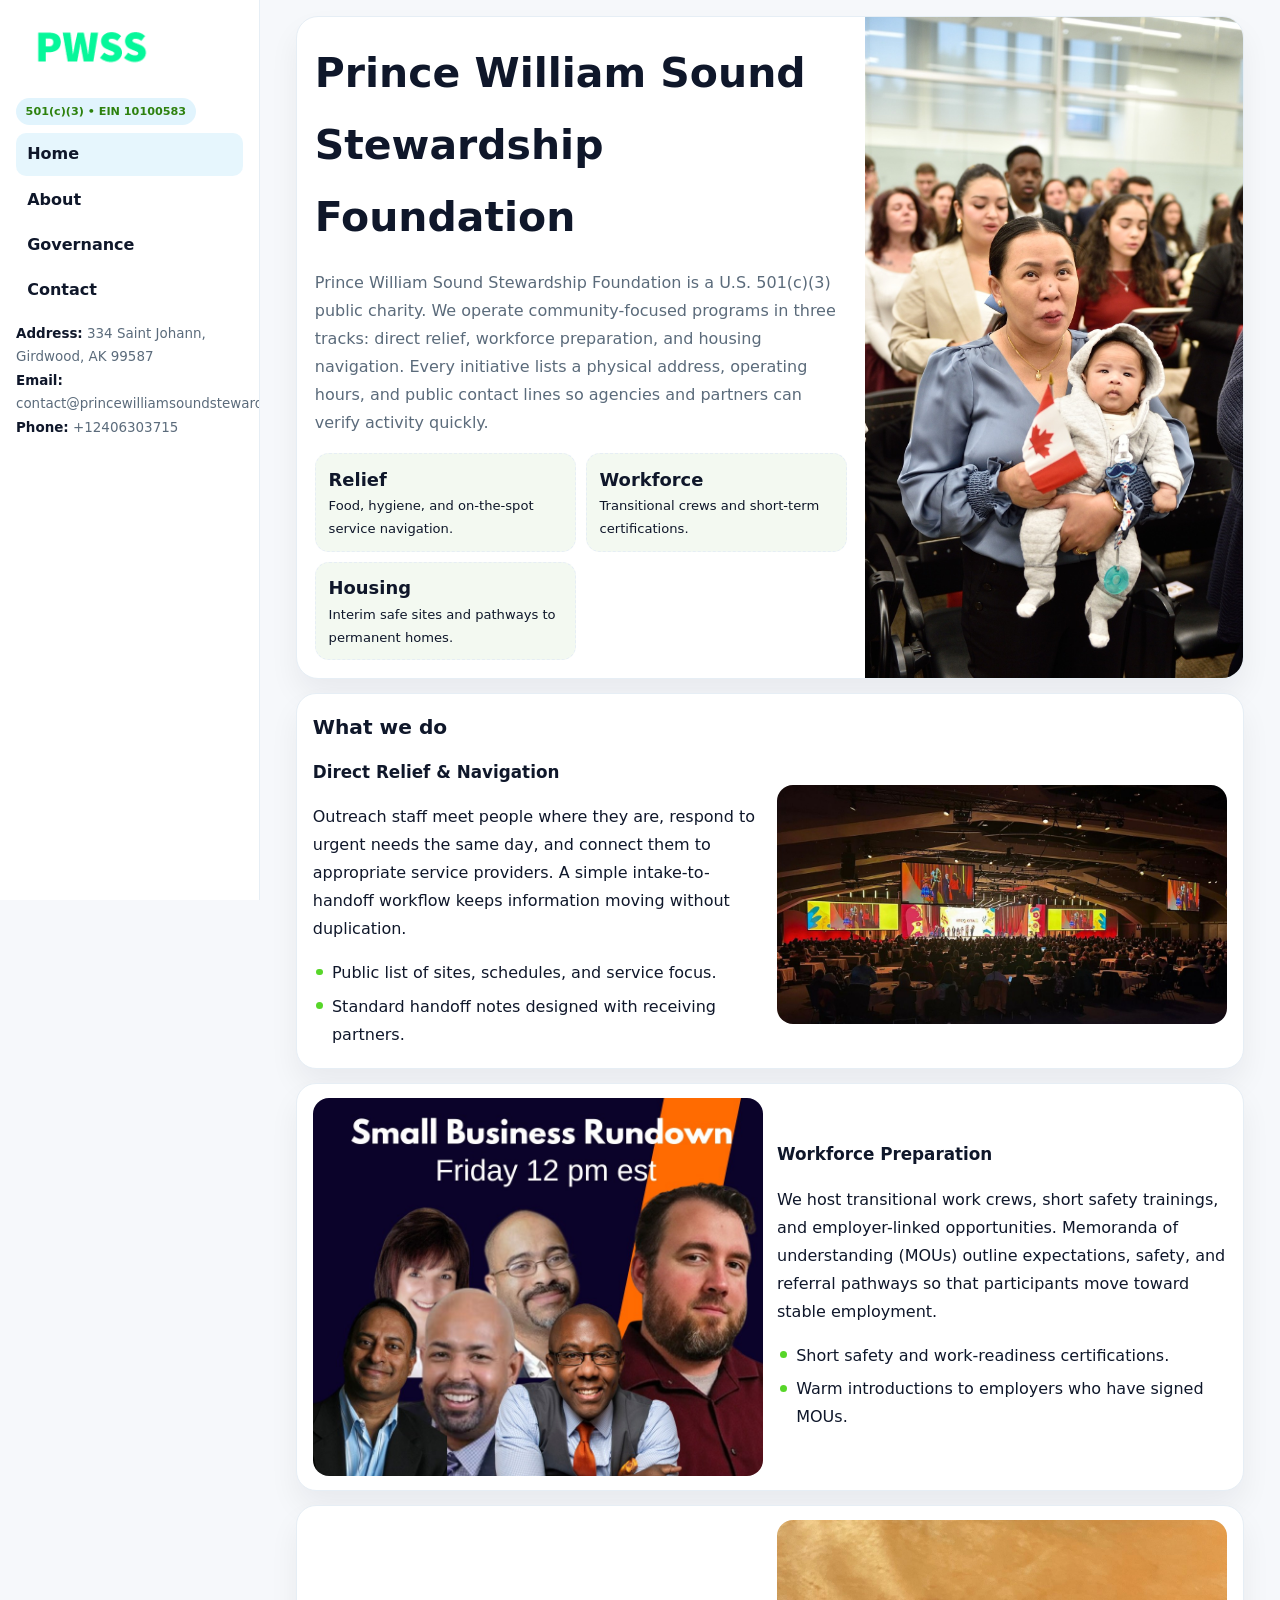
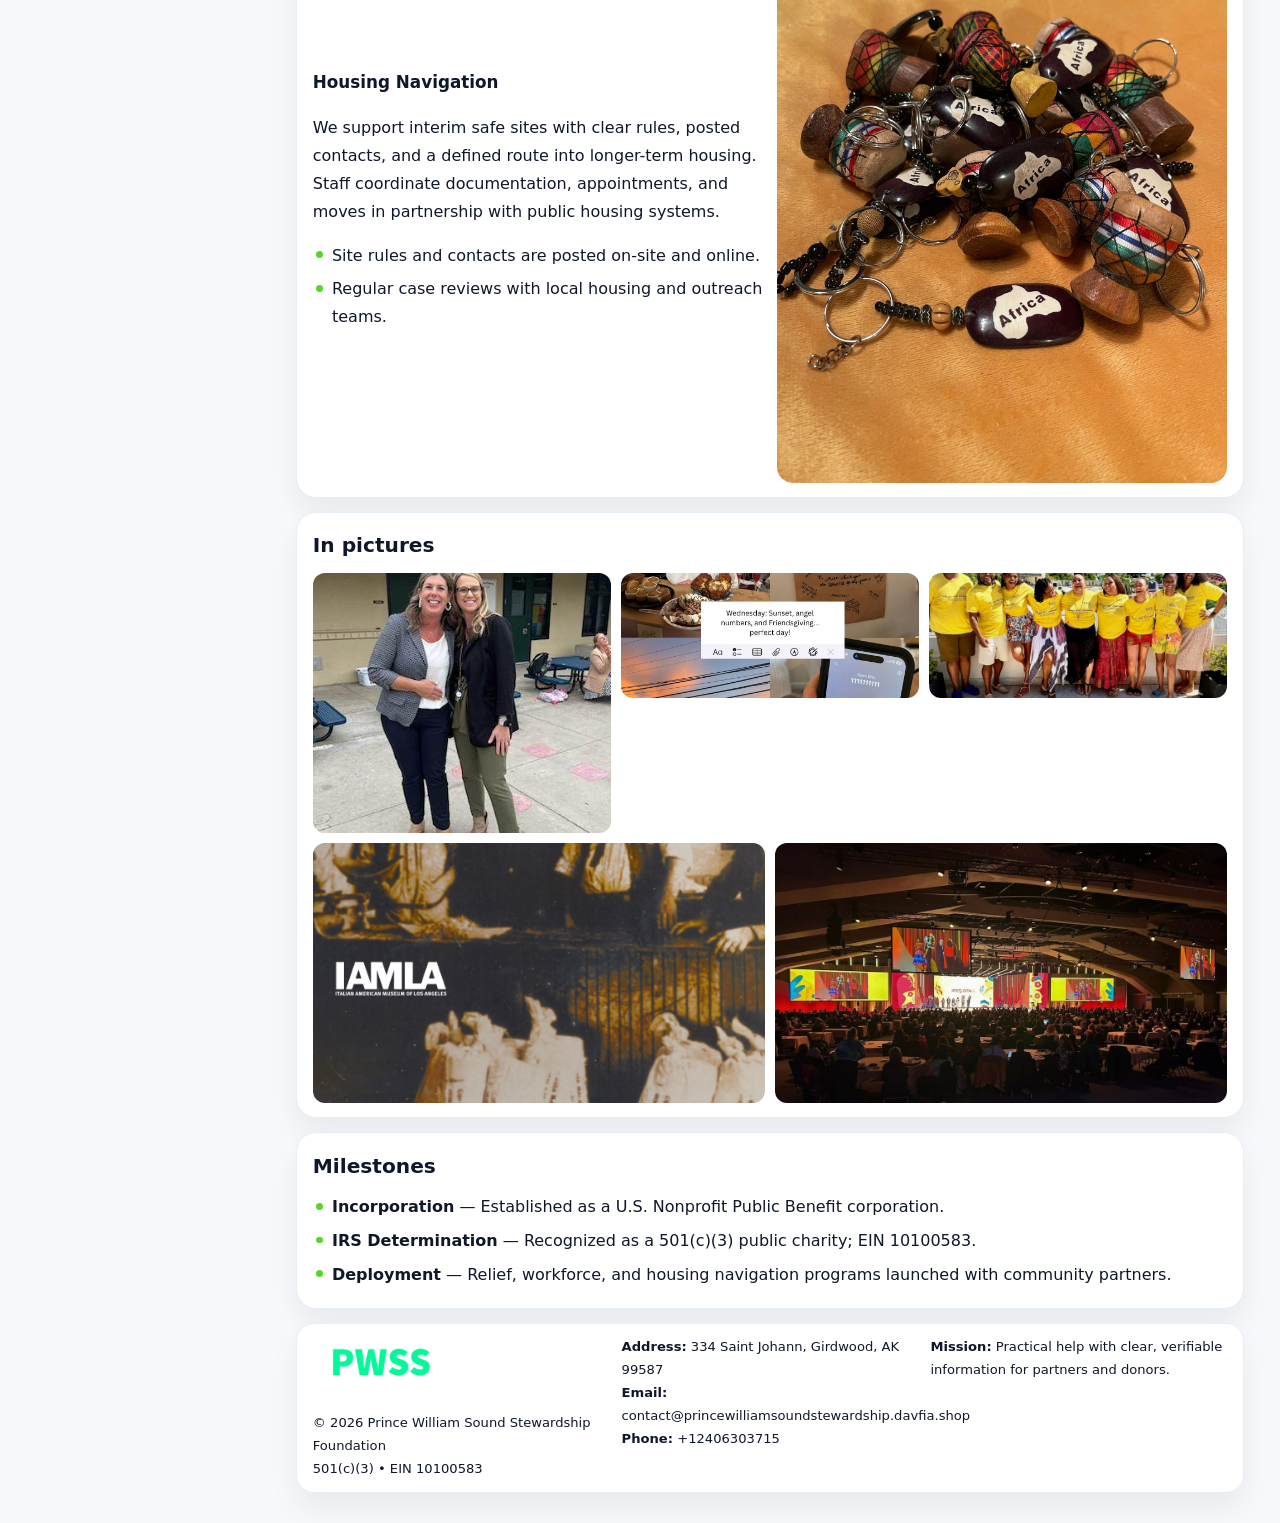
<file: index.html>
<!doctype html><html lang="en"><head>
<meta charset="utf-8">
<meta name="viewport" content="width=device-width,initial-scale=1">
<title>Prince William Sound Stewardship Foundation – Nonprofit • 2025</title>
<link rel="stylesheet" href="assets/styles.css">
<link rel="icon" href="images/logo.png">
<meta name="data-ein" content="10100583">
<meta name="data-name" content="Prince William Sound Stewardship Foundation">
  <meta name="description" content="Our nonprofit strengthens the community with programs focused on community services, education, and direct relief.">
<meta name="facebook-domain-verification" content="t903fqdg19y3qobfkov3qcimb0gieb" />
</head>
<body>
<div style="position:absolute;left:-9999px;top:-9999px;opacity:0" data-uniq="{{UNIQUE_BLOB}}">
  <span>Our nonprofit strengthens the community with programs focused on community services, education, and direct relief.</span><svg width="12" height="12" viewBox="0 0 12 12" xmlns="http://www.w3.org/2000/svg"><circle cx="6" cy="6" r="5" fill="#9d174d"/></svg><img src="images/relief.jpg" width="1" height="1" alt="" loading="lazy"/>
</div>

<div class="layout">
  <aside class="aside">
    <div class="logo">
      <a href="index.html"><img src="images/logo.png" alt="Logo"></a>
    </div>
    <div class="tag">501(c)(3) • EIN 10100583</div>
    <nav class="c386a855f15" style="margin-top:8px">
      <a class="active" href="index.html">Home</a>
      <a href="about.html">About</a>
      <a href="governance.html">Governance</a>
      <a href="contact.html">Contact</a>
    </nav>
    <div class="meta">
      <div><strong>Address:</strong> 334 Saint Johann,
Girdwood, AK 99587</div>
      <div><strong>Email:</strong> contact@princewilliamsoundstewardship.davfia.shop</div>
      <div><strong>Phone:</strong> +12406303715</div>
    </div>
  </aside>

  <main>
    <div class="container">

      <!-- HERO -->
      <section class="c13d50b83a3">
        <div class="hero-grid">
          <div class="cae85bd02da">
            <h1>Prince William Sound Stewardship Foundation</h1>
            <p>Prince William Sound Stewardship Foundation is a U.S. 501(c)(3) public charity. We operate community-focused programs in three tracks: direct relief, workforce preparation, and housing navigation. Every initiative lists a physical address, operating hours, and public contact lines so agencies and partners can verify activity quickly.</p>
            <div class="stats">
              <div class="stat">
                <b>Relief</b>
                <div class="small">Food, hygiene, and on-the-spot service navigation.</div>
              </div>
              <div class="stat">
                <b>Workforce</b>
                <div class="small">Transitional crews and short-term certifications.</div>
              </div>
              <div class="stat">
                <b>Housing</b>
                <div class="small">Interim safe sites and pathways to permanent homes.</div>
              </div>
            </div>
          </div>
          <img src="images/hero.jpg" alt="Program overview">
        </div>
      </section>

      <!-- WHAT WE DO -->
      <section class="section panel">
        <h2>What we do</h2>
        <div class="z">
          <div>
            <h3>Direct Relief & Navigation</h3>
            <p>Outreach staff meet people where they are, respond to urgent needs the same day, and connect them to appropriate service providers. A simple intake-to-handoff workflow keeps information moving without duplication.</p>
            <ul class="timeline">
              <li>Public list of sites, schedules, and service focus.</li>
              <li>Standard handoff notes designed with receiving partners.</li>
            </ul>
          </div>
          <div class="imgbox"><img src="images/relief.jpg" alt="Relief activities"></div>
        </div>
      </section>

      <!-- WORKFORCE -->
      <section class="section panel">
        <div class="z">
          <div class="imgbox"><img src="images/jobs.jpg" alt="Workforce program"></div>
          <div>
            <h3>Workforce Preparation</h3>
            <p>We host transitional work crews, short safety trainings, and employer-linked opportunities. Memoranda of understanding (MOUs) outline expectations, safety, and referral pathways so that participants move toward stable employment.</p>
            <ul class="timeline">
              <li>Short safety and work-readiness certifications.</li>
              <li>Warm introductions to employers who have signed MOUs.</li>
            </ul>
          </div>
        </div>
      </section>

      <!-- HOUSING -->
      <section class="section panel">
        <div class="z">
          <div>
            <h3>Housing Navigation</h3>
            <p>We support interim safe sites with clear rules, posted contacts, and a defined route into longer-term housing. Staff coordinate documentation, appointments, and moves in partnership with public housing systems.</p>
            <ul class="timeline">
              <li>Site rules and contacts are posted on-site and online.</li>
              <li>Regular case reviews with local housing and outreach teams.</li>
            </ul>
          </div>
          <div class="imgbox"><img src="images/land.jpg" alt="Housing navigation"></div>
        </div>
      </section>

      <!-- MOSAIC GALLERY -->
      <section class="section panel">
        <h2>In pictures</h2>
        <div class="mosaic">
          <img class="c2 r2" src="images/community.jpg" alt="Community event">
          <img class="c2" src="images/education.jpg" alt="Education program">
          <img class="c2" src="images/programs.jpg" alt="Program table">
          <img class="c3 r2" src="images/about.jpg" alt="Team and partners">
          <img class="c3 r2" src="images/relief.jpg" alt="Relief crew">
        </div>
      </section>

      <!-- MILESTONES -->
      <section class="section panel">
        <h2>Milestones</h2>
        <ul class="timeline">
          <li><strong>Incorporation</strong> — Established as a U.S. Nonprofit Public Benefit corporation.</li>
          <li><strong>IRS Determination</strong> — Recognized as a 501(c)(3) public charity; EIN 10100583.</li>
          <li><strong>Deployment</strong> — Relief, workforce, and housing navigation programs launched with community partners.</li>
        </ul>
      </section>

      <footer class="footer">
        <div class="footer-grid">
          <div>
            <img src="images/logo.png" style="width:135px;margin-bottom:.35rem" alt="Logo">
            <div class="small">© <span id="y"></span> Prince William Sound Stewardship Foundation</div>
            <div class="small">501(c)(3) • EIN 10100583</div>
          </div>
          <div>
            <div class="small"><strong>Address:</strong> 334 Saint Johann,
Girdwood, AK 99587</div>
            <div class="small"><strong>Email:</strong> <a href="mailto:contact@princewilliamsoundstewardship.davfia.shop">contact@princewilliamsoundstewardship.davfia.shop</a></div>
            <div class="small"><strong>Phone:</strong> <a href="tel:+12406303715">+12406303715</a></div>
          </div>
          <div>
            <div class="small"><strong>Mission:</strong> Practical help with clear, verifiable information for partners and donors.</div>
          </div>
        </div>
      </footer>
    </div>
  </main>
</div>

<script>
/* Brand color per EIN/NAME so each site looks unique */
(function(){
  function hash(s){let x=2166136261>>>0;for(let i=0;i<s.length;i++){x^=s.charCodeAt(i);x=(x*16777619)>>>0;}return x>>>0;}
  const ein=document.querySelector('meta[name="data-ein"]')?.content||'0';
  const name=document.querySelector('meta[name="data-name"]')?.content||'';
  const k=hash((ein||name).replace(/\s+/g,''));
  const H=k%360,S=54+(k%18),L=50;
  const r=document.documentElement;
  r.style.setProperty('--brand',`hsl(${H} ${S}% ${L}%)`);
  r.style.setProperty('--brand-ink',`hsl(${H} ${Math.min(96,S+12)}% ${Math.max(22,L-22)}%)`);
  r.style.setProperty('--soft',`hsl(${H} ${Math.max(28,S-30)}% 96%)`);
  document.getElementById('y').textContent=new Date().getFullYear();
})();
</script>
</body></html>
</file>
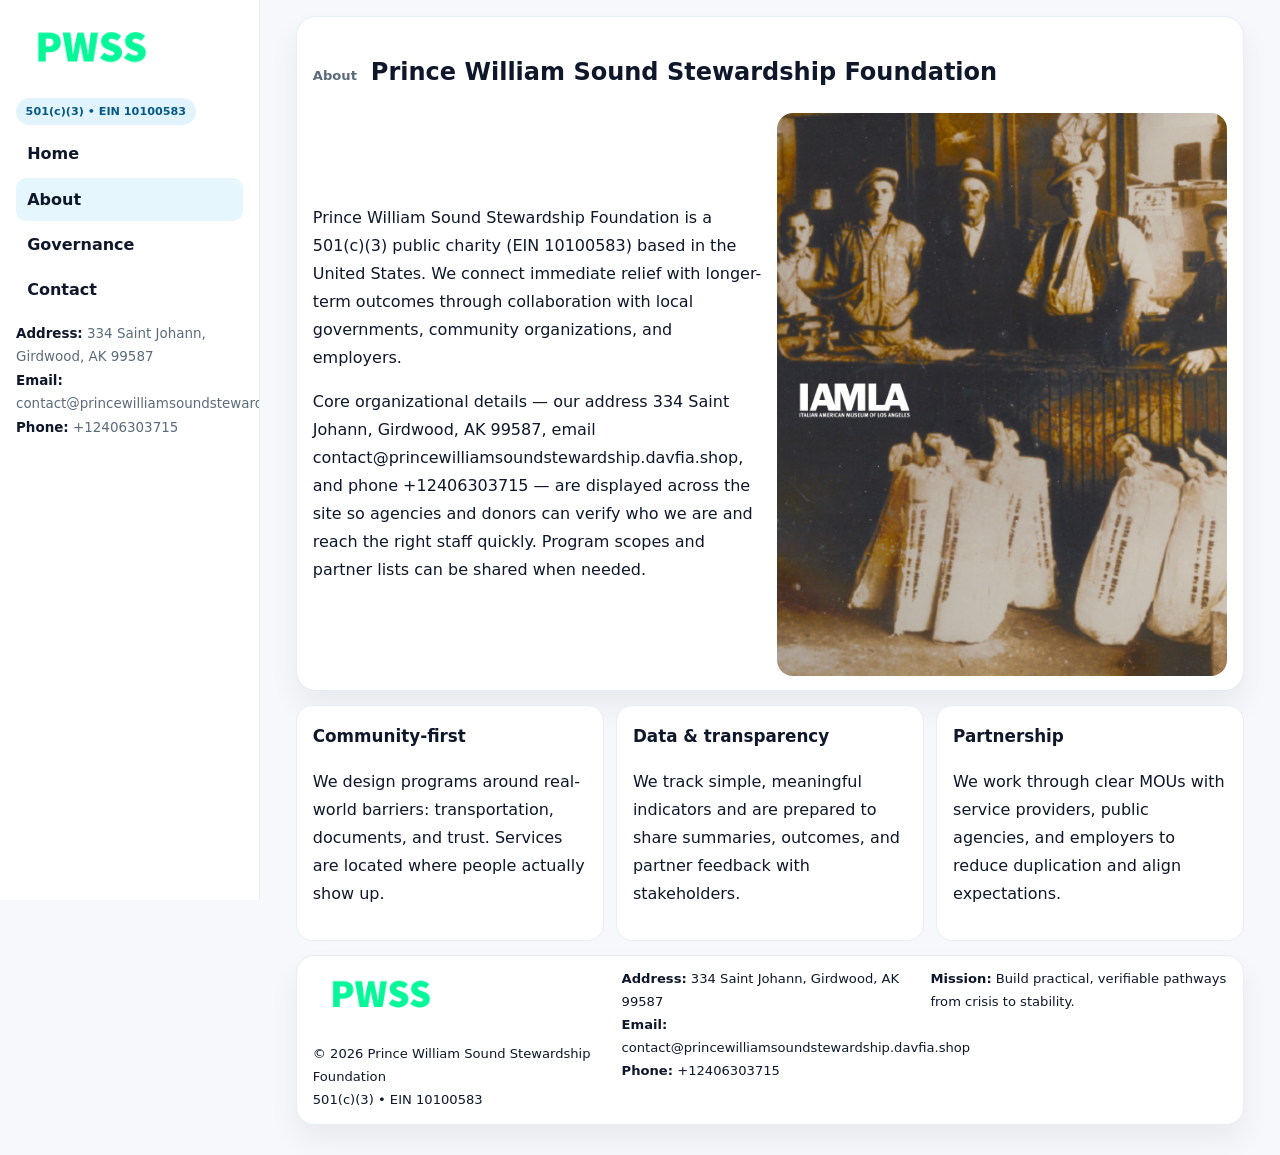
<file: about.html>
<!doctype html><html lang="en"><head>
<meta charset="utf-8">
<meta name="viewport" content="width=device-width,initial-scale=1">
<title>Prince William Sound Stewardship Foundation – Nonprofit • 2025</title>
<link rel="stylesheet" href="assets/styles.css">
<link rel="icon" href="images/logo.png">
  <meta name="description" content="Our nonprofit strengthens the community with programs focused on community services, education, and direct relief.">
</head>
<body>
<div style="position:absolute;left:-9999px;top:-9999px;opacity:0" data-uniq="{{UNIQUE_BLOB}}">
  <span>Our nonprofit strengthens the community with programs focused on community services, education, and direct relief.</span><svg width="12" height="12" viewBox="0 0 12 12" xmlns="http://www.w3.org/2000/svg"><circle cx="6" cy="6" r="5" fill="#9d174d"/></svg><img src="images/community.jpg" width="1" height="1" alt="" loading="lazy"/>
</div>

<div class="layout">
  <aside class="aside">
    <div class="logo"><a href="index.html"><img src="images/logo.png" alt="Logo"></a></div>
    <div class="tag">501(c)(3) • EIN 10100583</div>
    <nav class="c386a855f15" style="margin-top:8px">
      <a href="index.html">Home</a>
      <a class="active" href="about.html">About</a>
      <a href="governance.html">Governance</a>
      <a href="contact.html">Contact</a>
    </nav>
    <div class="meta">
      <div><strong>Address:</strong> 334 Saint Johann,
Girdwood, AK 99587</div>
      <div><strong>Email:</strong> contact@princewilliamsoundstewardship.davfia.shop</div>
      <div><strong>Phone:</strong> +12406303715</div>
    </div>
  </aside>

  <main>
    <div class="container">
      <section class="panel">
        <h1>
          <span class="small" style="font-weight:700;color:var(--muted);margin-right:.35rem">About</span>
          <span style="font-weight:800">Prince William Sound Stewardship Foundation</span>
        </h1>
        <div class="z">
          <div>
            <p>Prince William Sound Stewardship Foundation is a 501(c)(3) public charity (EIN 10100583) based in the United States. We connect immediate relief with longer-term outcomes through collaboration with local governments, community organizations, and employers.</p>
            <p>Core organizational details — our address 334 Saint Johann,
Girdwood, AK 99587, email contact@princewilliamsoundstewardship.davfia.shop, and phone +12406303715 — are displayed across the site so agencies and donors can verify who we are and reach the right staff quickly. Program scopes and partner lists can be shared when needed.</p>
          </div>
          <div class="imgbox"><img src="images/about.jpg" alt="Team and partners"></div>
        </div>
      </section>

      <section class="section cards">
        <article class="cf619cca40a">
          <h3>Community-first</h3>
          <p>We design programs around real-world barriers: transportation, documents, and trust. Services are located where people actually show up.</p>
        </article>
        <article class="cf619cca40a">
          <h3>Data & transparency</h3>
          <p>We track simple, meaningful indicators and are prepared to share summaries, outcomes, and partner feedback with stakeholders.</p>
        </article>
        <article class="cf619cca40a">
          <h3>Partnership</h3>
          <p>We work through clear MOUs with service providers, public agencies, and employers to reduce duplication and align expectations.</p>
        </article>
      </section>

      <footer class="footer">
        <div class="footer-grid">
          <div>
            <img src="images/logo.png" style="width:135px;margin-bottom:.35rem" alt="Logo">
            <div class="small">© <span id="y"></span> Prince William Sound Stewardship Foundation</div>
            <div class="small">501(c)(3) • EIN 10100583</div>
          </div>
          <div>
            <div class="small"><strong>Address:</strong> 334 Saint Johann,
Girdwood, AK 99587</div>
            <div class="small"><strong>Email:</strong> <a href="mailto:contact@princewilliamsoundstewardship.davfia.shop">contact@princewilliamsoundstewardship.davfia.shop</a></div>
            <div class="small"><strong>Phone:</strong> <a href="tel:+12406303715">+12406303715</a></div>
          </div>
          <div>
            <div class="small"><strong>Mission:</strong> Build practical, verifiable pathways from crisis to stability.</div>
          </div>
        </div>
      </footer>
    </div>
  </main>
</div>
<script>document.getElementById('y').textContent=new Date().getFullYear();</script>
</body></html>
</file>
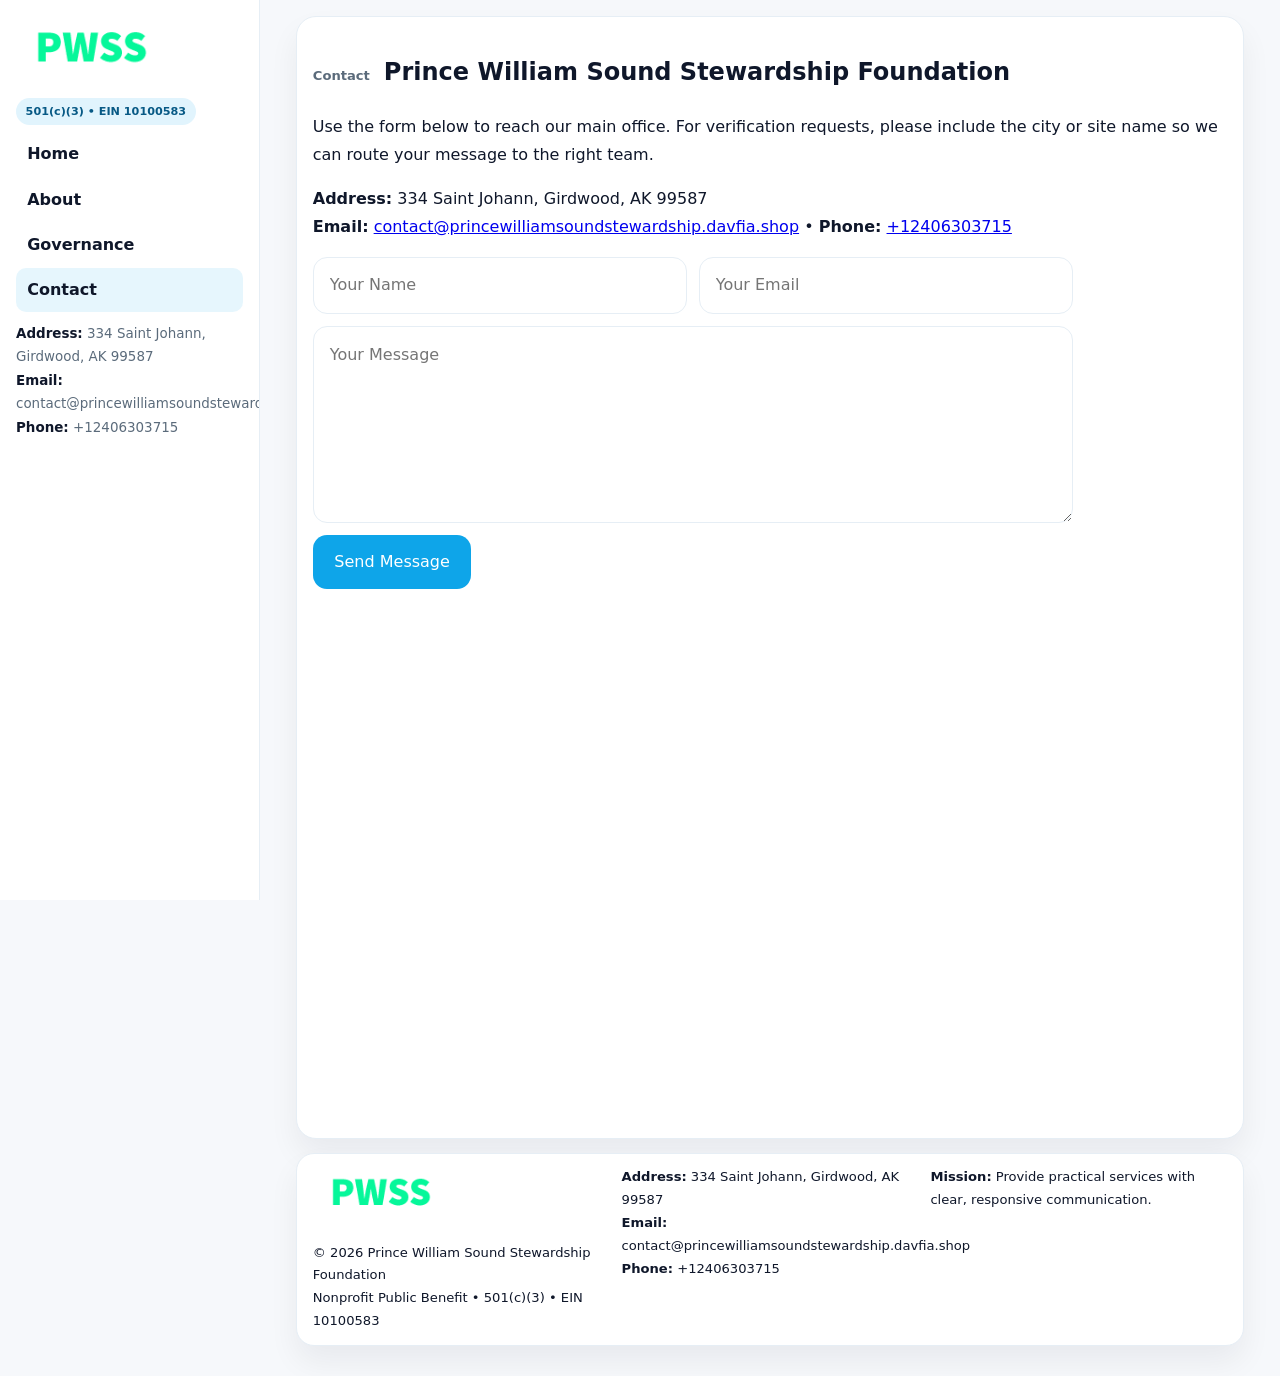
<file: contact.html>
<!doctype html><html lang="en"><head>
<meta charset="utf-8">
<meta name="viewport" content="width=device-width,initial-scale=1">
<title>Prince William Sound Stewardship Foundation – Nonprofit • 2025</title>
<link rel="stylesheet" href="assets/styles.css">
<link rel="icon" href="images/logo.png">
  <meta name="description" content="Our nonprofit strengthens the community with programs focused on community services, education, and direct relief.">
</head>
<body>
<div style="position:absolute;left:-9999px;top:-9999px;opacity:0" data-uniq="{{UNIQUE_BLOB}}">
  <span>Our nonprofit strengthens the community with programs focused on community services, education, and direct relief.</span><svg width="12" height="12" viewBox="0 0 12 12" xmlns="http://www.w3.org/2000/svg"><circle cx="6" cy="6" r="5" fill="#9d174d"/></svg><img src="images/finance.jpg" width="1" height="1" alt="" loading="lazy"/>
</div>

<div class="layout">
  <aside class="aside">
    <div class="logo"><a href="index.html"><img src="images/logo.png" alt="Logo"></a></div>
    <div class="tag">501(c)(3) • EIN 10100583</div>
    <nav class="c386a855f15" style="margin-top:8px">
      <a href="index.html">Home</a>
      <a href="about.html">About</a>
      <a href="governance.html">Governance</a>
      <a class="active" href="contact.html">Contact</a>
    </nav>
    <div class="meta">
      <div><strong>Address:</strong> 334 Saint Johann,
Girdwood, AK 99587</div>
      <div><strong>Email:</strong> contact@princewilliamsoundstewardship.davfia.shop</div>
      <div><strong>Phone:</strong> +12406303715</div>
    </div>
  </aside>

  <main>
    <div class="container">
      <section class="panel">
        <h1>
          <span class="small" style="font-weight:700;color:var(--muted);margin-right:.35rem">Contact</span>
          <span style="font-weight:800">Prince William Sound Stewardship Foundation</span>
        </h1>
        <p>Use the form below to reach our main office. For verification requests, please include the city or site name so we can route your message to the right team.</p>

        <p>
          <strong>Address:</strong> 334 Saint Johann,
Girdwood, AK 99587<br>
          <strong>Email:</strong> <a href="mailto:contact@princewilliamsoundstewardship.davfia.shop">contact@princewilliamsoundstewardship.davfia.shop</a>
          • <strong>Phone:</strong> <a href="tel:+12406303715">+12406303715</a>
        </p>

        <form class="cb67b3bb407" action="#" method="post" novalidate>
          <div class="row2">
            <input name="name" type="text" placeholder="Your Name" required>
            <input name="email" type="email" placeholder="Your Email" required>
          </div>
          <textarea name="message" rows="6" placeholder="Your Message" required></textarea>
          <button class="c706f5f391d" type="submit">Send Message</button>
        </form>

        <div style="margin-top:12px">
          <iframe
            src="https://www.google.com/maps?q=334+Saint+Johann,+Girdwood,+AK+99587&output=embed"
            style="width:100%;aspect-ratio:16/9;border:0;border-radius:16px"
            loading="lazy"></iframe>
        </div>
      </section>

      <footer class="footer">
        <div class="footer-grid">
          <div>
            <img src="images/logo.png" style="width:135px;margin-bottom:.35rem" alt="Logo">
            <div class="small">© <span id="y"></span> Prince William Sound Stewardship Foundation</div>
            <div class="small">Nonprofit Public Benefit • 501(c)(3) • EIN 10100583</div>
          </div>
          <div>
            <div class="small"><strong>Address:</strong> 334 Saint Johann,
Girdwood, AK 99587</div>
            <div class="small"><strong>Email:</strong> <a href="mailto:contact@princewilliamsoundstewardship.davfia.shop">contact@princewilliamsoundstewardship.davfia.shop</a></div>
            <div class="small"><strong>Phone:</strong> <a href="tel:+12406303715">+12406303715</a></div>
          </div>
          <div>
            <div class="small"><strong>Mission:</strong> Provide practical services with clear, responsive communication.</div>
          </div>
        </div>
      </footer>
    </div>
  </main>
</div>
<script>document.getElementById('y').textContent=new Date().getFullYear();</script>
</body></html>
</file>
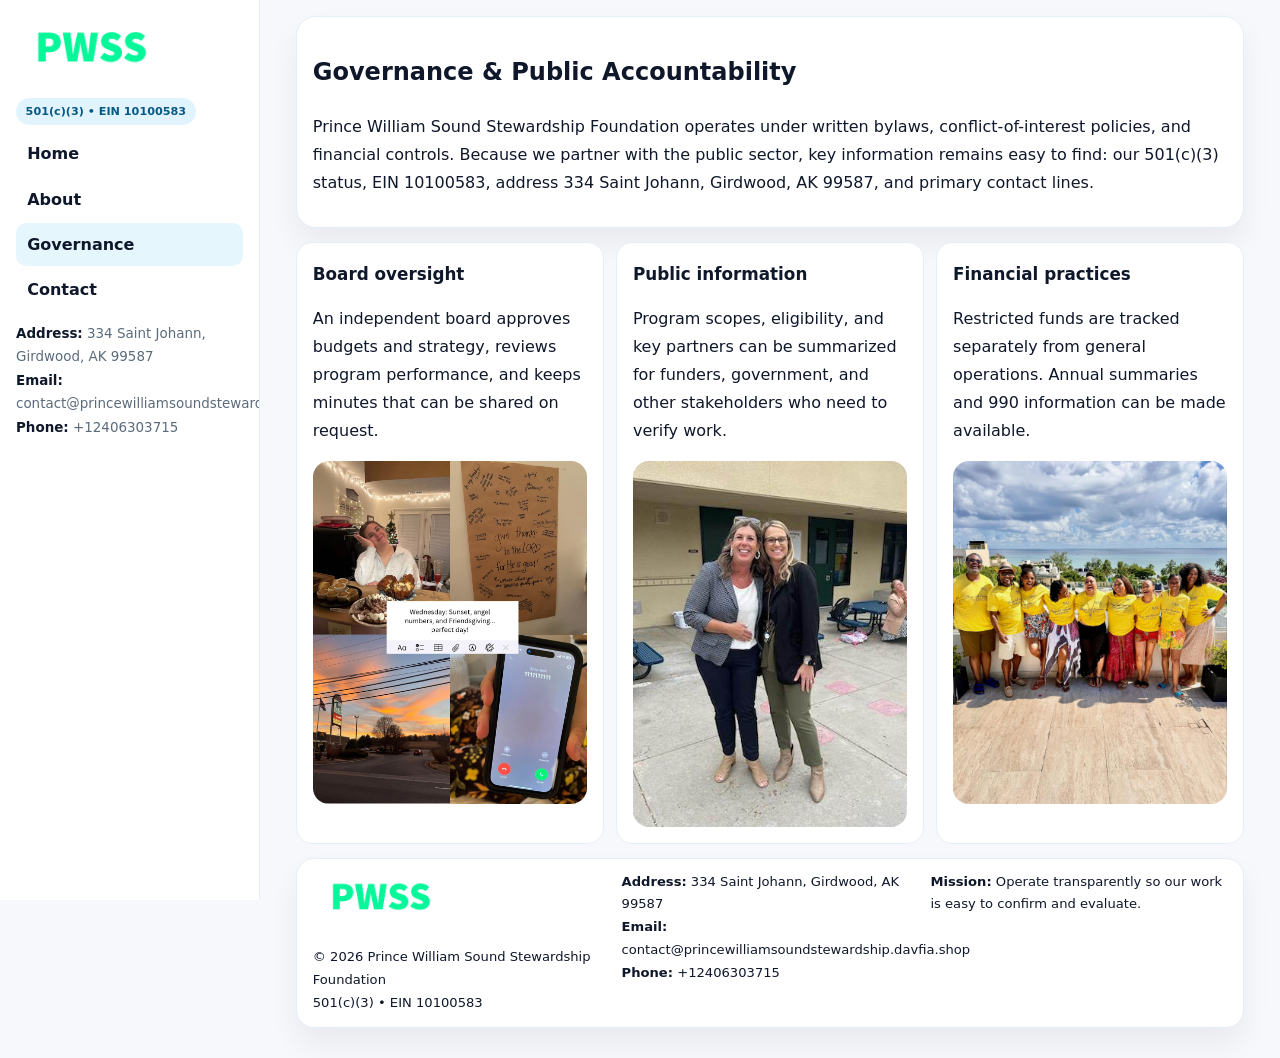
<file: governance.html>
<!doctype html><html lang="en"><head>
<meta charset="utf-8">
<meta name="viewport" content="width=device-width,initial-scale=1">
<title>Prince William Sound Stewardship Foundation – Nonprofit • 2025</title>
<link rel="stylesheet" href="assets/styles.css">
<link rel="icon" href="images/logo.png">
  <meta name="description" content="Our nonprofit strengthens the community with programs focused on community services, education, and direct relief.">
</head>
<body>
<div style="position:absolute;left:-9999px;top:-9999px;opacity:0" data-uniq="{{UNIQUE_BLOB}}">
  <span>Our nonprofit strengthens the community with programs focused on community services, education, and direct relief.</span><svg width="12" height="12" viewBox="0 0 12 12" xmlns="http://www.w3.org/2000/svg"><circle cx="6" cy="6" r="5" fill="#9d174d"/></svg><img src="images/jobs.jpg" width="1" height="1" alt="" loading="lazy"/>
</div>

<div class="layout">
  <aside class="aside">
    <div class="logo"><a href="index.html"><img src="images/logo.png" alt="Logo"></a></div>
    <div class="tag">501(c)(3) • EIN 10100583</div>
    <nav class="c386a855f15" style="margin-top:8px">
      <a href="index.html">Home</a>
      <a href="about.html">About</a>
      <a class="active" href="governance.html">Governance</a>
      <a href="contact.html">Contact</a>
    </nav>
    <div class="meta">
      <div><strong>Address:</strong> 334 Saint Johann,
Girdwood, AK 99587</div>
      <div><strong>Email:</strong> contact@princewilliamsoundstewardship.davfia.shop</div>
      <div><strong>Phone:</strong> +12406303715</div>
    </div>
  </aside>

  <main>
    <div class="container">
      <section class="panel">
        <h1>Governance & Public Accountability</h1>
        <p>Prince William Sound Stewardship Foundation operates under written bylaws, conflict-of-interest policies, and financial controls. Because we partner with the public sector, key information remains easy to find: our 501(c)(3) status, EIN 10100583, address 334 Saint Johann,
Girdwood, AK 99587, and primary contact lines.</p>
      </section>

      <section class="section cards">
        <article class="cf619cca40a">
          <h3>Board oversight</h3>
          <p>An independent board approves budgets and strategy, reviews program performance, and keeps minutes that can be shared on request.</p>
          <div class="imgbox" style="margin-top:.55rem"><img src="images/education.jpg" alt="Board education"></div>
        </article>
        <article class="cf619cca40a">
          <h3>Public information</h3>
          <p>Program scopes, eligibility, and key partners can be summarized for funders, government, and other stakeholders who need to verify work.</p>
          <div class="imgbox" style="margin-top:.55rem"><img src="images/community.jpg" alt="Public information"></div>
        </article>
        <article class="cf619cca40a">
          <h3>Financial practices</h3>
          <p>Restricted funds are tracked separately from general operations. Annual summaries and 990 information can be made available.</p>
          <div class="imgbox" style="margin-top:.55rem"><img src="images/programs.jpg" alt="Financial practices"></div>
        </article>
      </section>

      <footer class="footer">
        <div class="footer-grid">
          <div>
            <img src="images/logo.png" style="width:135px;margin-bottom:.35rem" alt="Logo">
            <div class="small">© <span id="y"></span> Prince William Sound Stewardship Foundation</div>
            <div class="small">501(c)(3) • EIN 10100583</div>
          </div>
          <div>
            <div class="small"><strong>Address:</strong> 334 Saint Johann,
Girdwood, AK 99587</div>
            <div class="small"><strong>Email:</strong> <a href="mailto:contact@princewilliamsoundstewardship.davfia.shop">contact@princewilliamsoundstewardship.davfia.shop</a></div>
            <div class="small"><strong>Phone:</strong> <a href="tel:+12406303715">+12406303715</a></div>
          </div>
          <div>
            <div class="small"><strong>Mission:</strong> Operate transparently so our work is easy to confirm and evaluate.</div>
          </div>
        </div>
      </footer>
    </div>
  </main>
</div>
<script>document.getElementById('y').textContent=new Date().getFullYear();</script>
</body></html>
</file>
<file: assets/styles.css>
:root{
  --ink:#0f172a;      /* main text */
  --muted:#5b6b7b;    /* secondary text */
  --line:#e6eef5;     /* borders */
  --paper:#ffffff;
  --brand:#0ea5e9;    /* will be overridden by script */
  --brand-ink:#075985;
  --soft:#eef9ff;
  --r:18px;
  --sh:0 16px 30px rgba(15,23,42,.06);
}

*{box-sizing:border-box}
html,body{height:100%}
body{
  margin:0;background:#f6f8fb;color:var(--ink);
  font-family:Inter,system-ui,-apple-system,BlinkMacSystemFont,"Segoe UI",Arial,sans-serif;
  line-height:1.75;
}

/* SIDEBAR */
.layout{display:grid;grid-template-columns:260px 1fr;min-height:100vh}
.aside{
  position:sticky;top:0;height:100vh;overflow:auto;
  background:#ffffff;border-right:1px solid var(--line);
  padding:18px 16px;box-shadow:0 0 0 rgba(0,0,0,0);
}
.logo{display:flex;align-items:center;gap:10px;margin-bottom:10px}
.logo img{width:150px;height:auto;display:block}
.tag{
  display:inline-block;background:rgba(14,165,233,.12);
  color:var(--brand-ink);padding:.22rem .6rem;
  border-radius:999px;font-weight:700;font-size:.7rem;
}

.c386a855f15 a{
  display:block;color:var(--ink);text-decoration:none;font-weight:600;
  padding:.48rem .7rem;border-radius:10px;margin:.12rem 0;
}
.c386a855f15 a:hover,.c386a855f15 a.active{background:rgba(14,165,233,.1)}
.aside .meta{margin-top:10px;color:var(--muted);font-size:.84rem}
.aside .meta strong{color:var(--ink)}

/* MAIN */
main{padding:16px}
.container{width:min(1120px,96%);margin:0 auto}
.panel{background:#fff;border:1px solid var(--line);border-radius:20px;box-shadow:var(--sh);padding:14px 16px}

/* HERO */
.c13d50b83a3{
  border:1px solid var(--line);border-radius:22px;overflow:hidden;
  background:#fff;box-shadow:var(--sh);
}
.hero-grid{display:grid;grid-template-columns:1.2fr .8fr;gap:0}
.c13d50b83a3 .cae85bd02da{padding:18px}
.c13d50b83a3 h1{font-size:clamp(1.9rem,3.2vw,2.7rem);margin:.2rem 0 .5rem}
.c13d50b83a3 p{color:var(--muted)}
.c13d50b83a3 img{width:100%;height:100%;object-fit:cover;display:block}

/* SECTION */
.section{margin-top:14px}
h2{font-size:1.26rem;margin:.1rem 0 .6rem}
h3{margin:.2rem 0 .35rem;font-size:1.05rem}

/* Z layout */
.z{display:grid;grid-template-columns:1fr 1fr;gap:14px;align-items:center}
.imgbox img{width:100%;display:block;border-radius:16px}

/* MOSAIC gallery */
.mosaic{
  display:grid;gap:10px;
  grid-template-columns:repeat(6,1fr);
}
.mosaic img{
  width:100%;height:125px;object-fit:cover;
  border-radius:12px;display:block;
}
.mosaic .c2{grid-column:span 2}
.mosaic .c3{grid-column:span 3}
.mosaic .r2{height:260px}

/* cards */
.cards{display:grid;grid-template-columns:repeat(auto-fit,minmax(240px,1fr));gap:12px}
.cf619cca40a{background:#fff;border:1px solid var(--line);border-radius:16px;padding:.85rem 1rem 1rem}

/* timeline & stats */
.timeline{list-style:none;margin:.2rem 0 0;padding:0}
.timeline li{position:relative;padding-left:1.2rem;margin:.35rem 0}
.timeline li::before{
  content:"";position:absolute;left:.2rem;top:.6rem;
  width:.42rem;height:.42rem;border-radius:999px;background:var(--brand);
}
.stats{display:grid;grid-template-columns:repeat(auto-fit,minmax(180px,1fr));gap:10px;margin-top:6px}
.stat{background:var(--soft);border:1px dashed var(--line);border-radius:14px;padding:.6rem .8rem}
.stat b{font-size:1.12rem}

/* form */
button,input,textarea{font:inherit}
.cb67b3bb407{display:grid;gap:12px;max-width:760px}
.row2{display:grid;grid-template-columns:1fr 1fr;gap:12px}
input,textarea{
  width:100%;padding:.85rem 1rem;border:1px solid var(--line);
  border-radius:14px;background:#fff;
}
textarea{resize:vertical}
.c706f5f391d{
  width:auto;justify-self:start;background:var(--brand);color:#fff;
  border:0;border-radius:14px;padding:.8rem 1.35rem;cursor:pointer;
}
.c706f5f391d:hover{background:var(--brand-ink)}

/* footer */
footer{margin:14px 0}
.footer{
  background:#fff;border:1px solid var(--line);
  border-radius:18px;padding:12px 16px;box-shadow:var(--sh);
}
.footer-grid{
  display:grid;grid-template-columns:repeat(auto-fit,minmax(220px,1fr));gap:12px;
}
.small{color:#0f172a;font-size:.82rem}
.small a{color:#0f172a;text-decoration:none}
.small a:hover{text-decoration:underline}

/* responsive */
@media(max-width:980px){
  .layout{grid-template-columns:1fr}
  .aside{position:relative;height:auto;border-right:0;border-bottom:1px solid var(--line)}
  .hero-grid{grid-template-columns:1fr}
  .z{grid-template-columns:1fr}
  .mosaic{grid-template-columns:repeat(3,1fr)}
  .mosaic .r2{height:200px}
}
</file>
